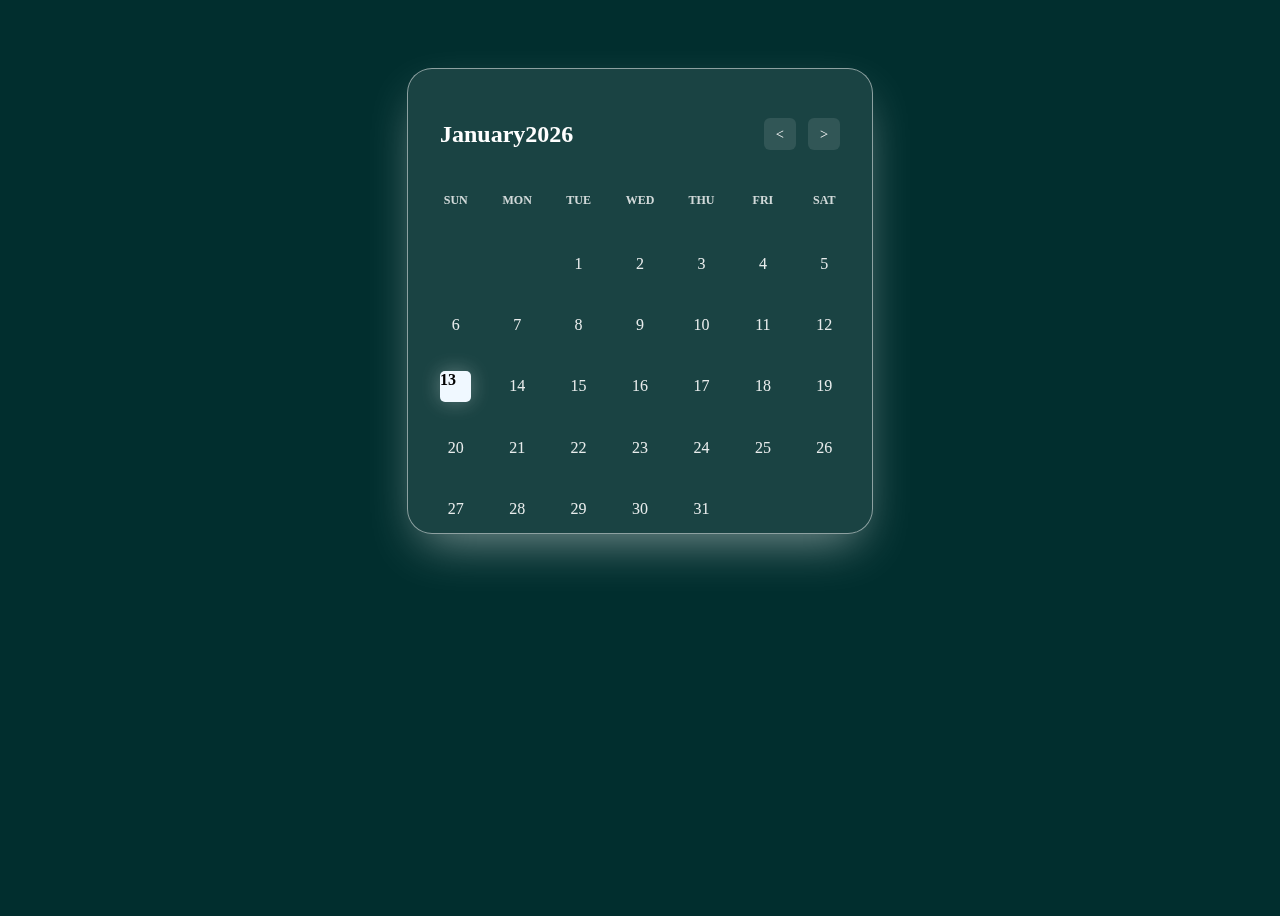
<file: calandar/calander.html>
<!DOCTYPE html>
<html lang="en">
<head>
    <meta charset="UTF-8">
    <meta name="viewport" content="width=device-width, initial-scale=1.0">
    <title>Document</title>
    <link rel="stylesheet" href="calander.css">

</head>
<body>
    <div class="calandar">
        <div class="header">
            <h2>January2026</h2>
            <div class="nav-buttons">
                <span>&lt;</span>
                <span>&gt;</span>
            </div>
        </div>
        <div class="calandar-grid">
            <div class="day">Sun</div>
            <div class="day">Mon</div>
            <div class="day">Tue</div>
            <div class="day">Wed</div>
            <div class="day">Thu</div>
            <div class="day">Fri</div>
            <div class="day">Sat</div>
<div class="date empty"></div>
<div class="date empty"></div>
            <div class="date">1</div>
             <div class="date">2</div> 
              <div class="date">3</div>               
            <div class="date">4</div>
             <div class="date">5</div>
              <div class="date">6</div>
               <div class="date">7</div>
                 <div class="date">8</div>
                 <div class="date">9</div>
                  <div class="date">10</div> 
                   <div class="date">11</div>
                    <div class="date">12</div>
                     <div class="active">13</div>
                      <div class="date">14</div>
                       <div class="date">15</div>
                        <div class="date">16</div>
                         <div class="date">17</div>
                          <div class="date">18</div>
                           <div class="date">19</div>
                            <div class="date">20</div>
                             <div class="date">21</div>
                              <div class="date">22</div>
                               <div class="date">23</div>
                                <div class="date">24</div>
                                 <div class="date">25</div>
                                  <div class="date">26</div>
                                   <div class="date">27</div>
                                    <div class="date">28</div>
                                     <div class="date">29</div>
                                      <div class="date">30</div>
                                       <div class="date">31</div>
                                       
        </div>
    </div>
    
</body>
</html>
</file>
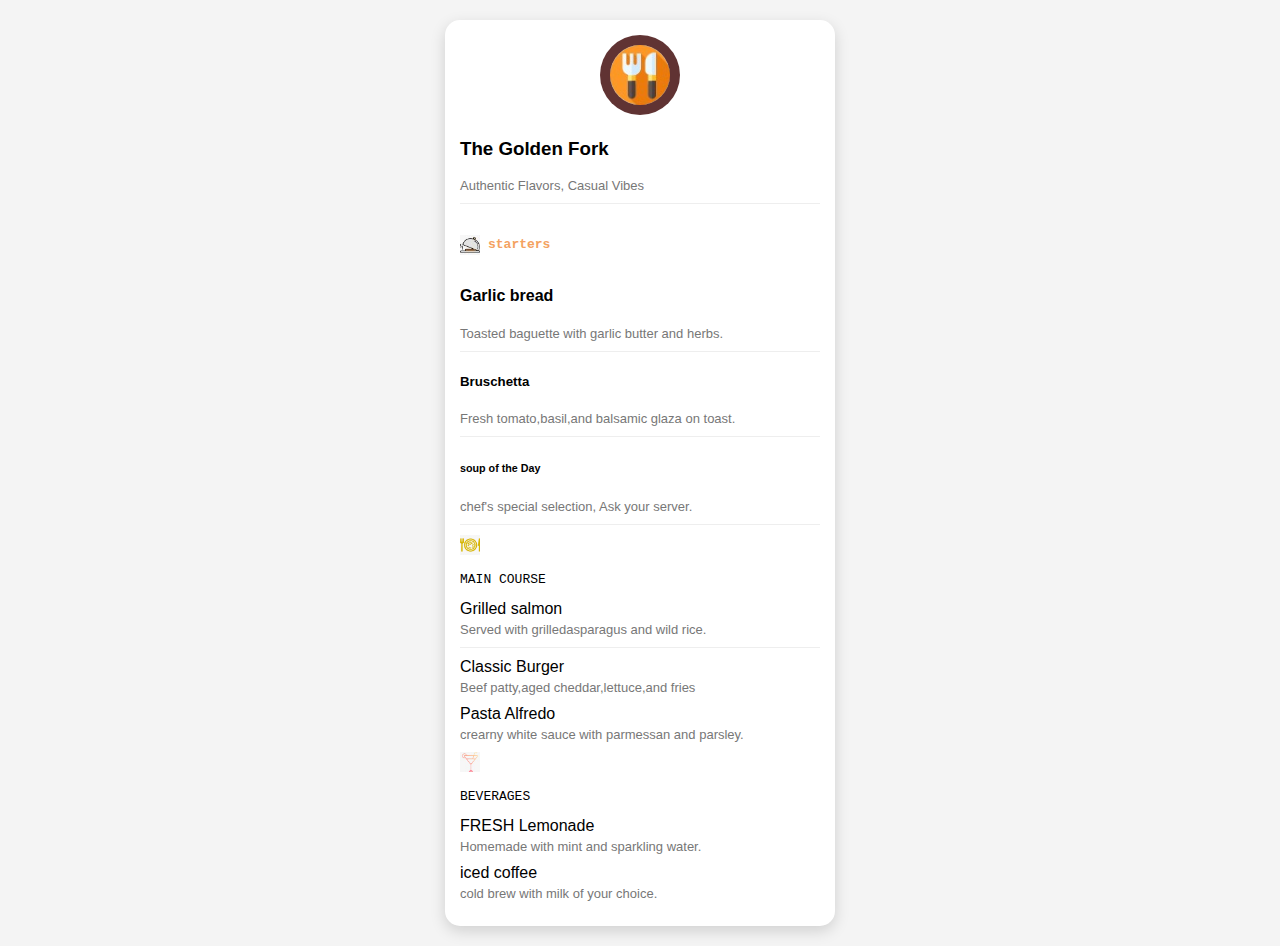
<file: chapter/Chapter2/menu.html>
<!DOCTYPE html>
<html lang="en">
<head>
    <meta charset="UTF-8">
    <meta name="viewport" content="width=device-width, initial-scale=1.0">
    <title>dava menu</title>
    <link rel="stylesheet" href="menu.css">
</head>
<body>
    <div id="whole">

    <div id="img">
        <img id="abc" src="WhatsApp Image 2026-01-09 at 11.20.32.jpeg" style="background-color: rgba(72, 21, 21, 0.87);" alt="">
    </div>
    <h3>The Golden Fork</h3>
    <p>Authentic Flavors, Casual Vibes</p>
    <hr>

<div id="second">
    <div class="check">
<img height="20px" src="WhatsApp Image 2026-01-09 at 11.17.04.jpeg" alt="pic"> 
<pre>starters</pre>
        </div>
    <h4>Garlic bread</h4>
    <p>Toasted baguette with garlic butter and herbs.</p>
    <hr>
<div id="third">
<h5>Bruschetta</h5>
<p>Fresh tomato,basil,and balsamic glaza on toast.</p>

<hr>
<h6>soup of the Day</h6>
<p>chef's special selection, Ask your server.</p>
<hr>


<img height="20px" src="WhatsApp Image 2026-01-09 at 11.20.48.jpeg
" alt="pic"> 
<pre>MAIN COURSE</pre>
</div>
<h7>Grilled salmon</h7>
<p>Served with grilledasparagus and wild rice.</p>
<hr>
<h>
    Classic Burger
</h>
<p>Beef patty,aged cheddar,lettuce,and fries</p>
<h>
    Pasta Alfredo
</h>
<p>crearny white sauce with parmessan and parsley.</p>

<img height="20px" src="WhatsApp Image 2026-01-09 at 11.16.36.jpeg" alt="pic"> 
<pre>BEVERAGES</pre>
</div>
<h>FRESH Lemonade</h>
<p>Homemade with mint and sparkling water.</p>

<h>
    iced coffee
</h>
<p>cold brew with milk of your choice.</p>


</body>
</html>
</file>
<file: calandar/calander.css>
body{
    background-color: rgb(1,46,46);
    min-height: 100vh;
    display: flex;
    justify-content: center;
   
    font-family: 'sens-serif';

}
.calandar{
    width: 400px;
    padding: 32px;
    background:rgba(255,255,255,0.1);
    border-radius: 25px;
    height: 400px;
backdrop-filter: blur(15px);
border: 1px solid rgba(255,255,255,0.5);
box-shadow:  0 20px 50px -15px rgba(255,255,255,0.5);
margin-top: 60px;
}
.header{
display:flex;
justify-content: space-between;  
align-items: center;  
margin-bottom: 25px;
color: white;

}
.nav-buttons span{
    background-color: rgb(255,255,255,0.1);
    padding: 8px 12px;
    border-radius: 6px;
    margin-left: 8px;
    cursor:pointer ;
    font-size: 0.9rem;
    transition:0.4s;    
}
.nev-buttons span :hover{
    background:rgba(255,255,255,0.25);

}
.calandar-grid{
    display: grid;
    grid-template-columns: repeat(7,1fr);
    gap:30px;
}
.day{
    color: rgb(255,255,255,0.8);
    font-size: 0.75rem;
    font-weight: 600;
    text-transform: uppercase;
    text-align: center;
    padding-bottom: 10px;


}
.date{
    aspect-ratio:1;
    display: flex;
    align-items: center;
    justify-content: center;
    color: rgba(255,255,255,0.9);
    font-weight: 350;
    font-size: 1rem;
    cursor: pointer;
    border-radius: 12px;
    /* transition: all 03s cubic-bezier(0.075,); */
}
.date:not(.empty):hover{
    background: rgba(255,255,255,0.15);
    transform: translateY(-2px);
    color: white;
}
.active{
    background-color: aliceblue;
    color: black;
    font-weight: 700;
    box-shadow: 0 0 20px rgba(255,255,255,0.3);
    border-radius: 5px;
    

}
.active:hover{
    background-color:rgba(255,255,255,0.1);

}
.empty:hover{
cursor: default;
}
</file>
<file: chapter/Chapter2/menu.css>
body {
    margin: 0;
    padding: 0;
    background-color: #f4f4f4;
    font-family: Arial, sans-serif;
}

/* Main Card */
#whole {
    width: 360px;
    margin: 20px auto;
    background-color: #ffffff;
    border-radius: 15px;
    padding: 15px;
    box-shadow: 0 5px 15px rgba(0,0,0,0.15);
}

/* Logo */
#img {
    text-align: center;
}

#img img {
    width: 60px;
    height: 60px;
    background-color: #f4a261;
    border-radius: 50%;
    padding: 10px;
}

/* Heading */
h2 {
    text-align: center;
    margin: 10px 0 5px;
}

p {
    text-align: center;
    color: #777;
    font-size: 14px;
}

/* Section heading */
.check {
    display: flex;
    align-items: center;
    gap: 8px;
    color: #f4a261;
    font-weight: bold;
    margin-top: 20px;
    margin-bottom: 10px;
}

/* Food item row */
span {
    font-weight: bold;
    font-size: 15px;
}

span + span {
    float: right;
    color: #f4a261;
}

/* Description */
#whole p {
    text-align: left;
    font-size: 13px;
    margin: 4px 0 10px;
}

/* Line */
hr {
    border: none;
    border-bottom: 1px solid #eee;
    margin: 10px 0;
}
</file>
